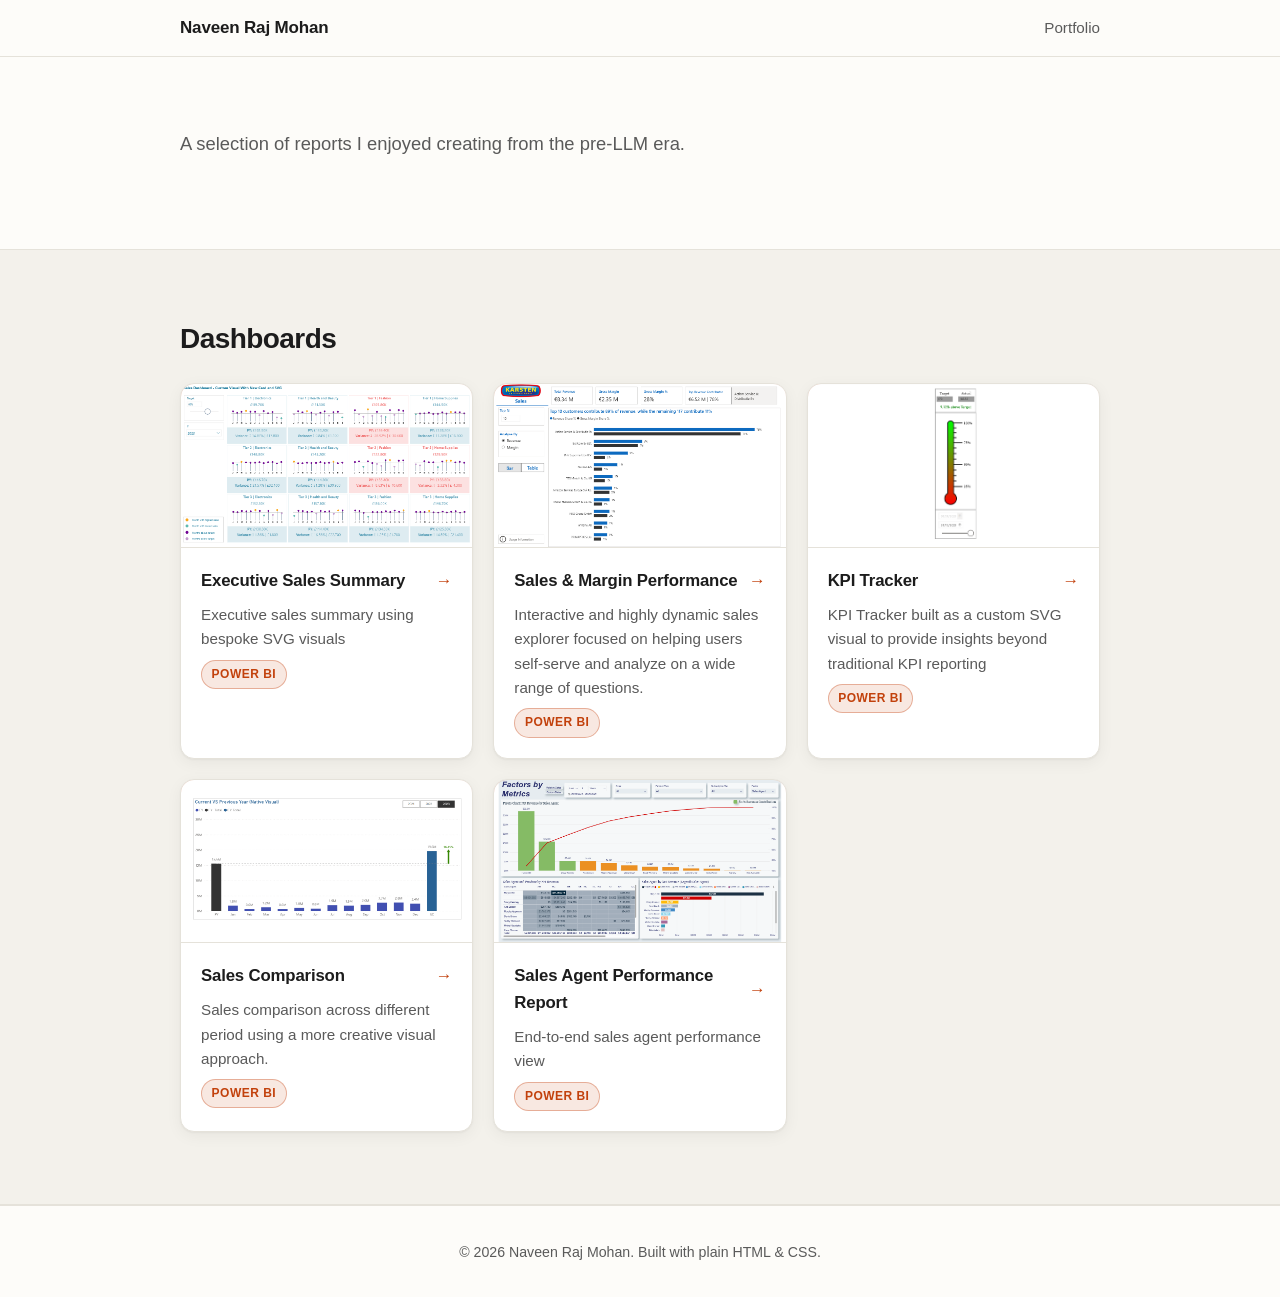
<file: index.html>
<!doctype html>
<html lang="en">
  <head>
    <meta charset="utf-8" />
    <meta name="viewport" content="width=device-width, initial-scale=1" />
    <meta http-equiv="refresh" content="0; url=portfolio.html" />
    <link rel="canonical" href="portfolio.html" />
    <title>Naveen Raj Mohan — Personal Site</title>
    <meta
      name="description"
      content="Bio, endorsements, and portfolio of Naveen Raj Mohan."
    />
    <link rel="stylesheet" href="styles.css" />
    <script>window.location.replace("portfolio.html");</script>
  </head>
  <body>
    <header class="site-header">
      <div class="container header-inner">
        <a href="#top" class="brand">Naveen Raj Mohan</a>
        <nav class="nav" aria-label="Primary">
          <a href="#about">About</a>
          <a href="#endorsements">Endorsements</a>
          <a href="portfolio.html">Portfolio</a>
          <a href="resume.html">Resume</a>
        </nav>
      </div>
    </header>

    <main id="top">
      <section id="about" class="section">
        <div class="container about-grid">
          <div class="avatar" aria-hidden="true">NR</div>
          <div>
            <h1 class="display">Hi, I'm <span class="accent">Naveen Raj Mohan</span>.</h1>
            <p class="lede">
              A short tagline goes here — what you do in one sentence, and the
              kind of problems you love solving.
            </p>
            <p>
              Replace this with 2–3 sentences of bio: your background, the
              domains you've worked in (data, analytics engineering, BI), and
              what you're focused on right now. Keep it conversational.
            </p>
            <p>
              Optional second paragraph: what you're exploring, open to, or
              curious about. A light personal note helps.
            </p>
            <ul class="link-row" aria-label="Contact links">
              <li><a href="https://www.linkedin.com/in/your-handle" rel="noopener">LinkedIn</a></li>
              <li><a href="https://github.com/datagandhi" rel="noopener">GitHub</a></li>
              <li><a href="mailto:you@example.com">Email</a></li>
            </ul>
          </div>
        </div>
      </section>

      <section id="endorsements" class="section section--muted">
        <div class="container">
          <h2>Endorsements</h2>
          <p class="section-sub">A few kind words from people I've worked with.</p>
        </div>
        <div
          class="marquee"
          aria-label="Endorsements carousel"
          role="region"
        >
          <div class="marquee-track">
            <figure class="quote-card">
              <blockquote>
                <p>
                  "Placeholder endorsement #1 — paste a real LinkedIn quote
                  here. Keep it 2–3 sentences so the card stays tidy."
                </p>
              </blockquote>
              <figcaption>
                <strong>Endorser One</strong>
                <span>Title, Company</span>
              </figcaption>
            </figure>

            <figure class="quote-card">
              <blockquote>
                <p>
                  "Placeholder endorsement #2 — this is where a second quote
                  lives. Punchy quotes read better than long ones."
                </p>
              </blockquote>
              <figcaption>
                <strong>Endorser Two</strong>
                <span>Title, Company</span>
              </figcaption>
            </figure>

            <figure class="quote-card">
              <blockquote>
                <p>
                  "Placeholder endorsement #3 — round out the set with one
                  more. Mix seniority and domains if you can."
                </p>
              </blockquote>
              <figcaption>
                <strong>Endorser Three</strong>
                <span>Title, Company</span>
              </figcaption>
            </figure>

            <figure class="quote-card">
              <blockquote>
                <p>
                  "Placeholder endorsement #4 — a fourth voice keeps the
                  scroll feeling rich without being repetitive."
                </p>
              </blockquote>
              <figcaption>
                <strong>Endorser Four</strong>
                <span>Title, Company</span>
              </figcaption>
            </figure>

            <figure class="quote-card">
              <blockquote>
                <p>
                  "Placeholder endorsement #5 — vary perspectives: peer,
                  manager, client, collaborator."
                </p>
              </blockquote>
              <figcaption>
                <strong>Endorser Five</strong>
                <span>Title, Company</span>
              </figcaption>
            </figure>

            <figure class="quote-card">
              <blockquote>
                <p>
                  "Placeholder endorsement #6 — last one in the loop before
                  it cycles back to the first."
                </p>
              </blockquote>
              <figcaption>
                <strong>Endorser Six</strong>
                <span>Title, Company</span>
              </figcaption>
            </figure>
          </div>
        </div>
      </section>

    </main>

    <footer class="site-footer">
      <div class="container">
        <small>&copy; <span id="year"></span> Naveen Raj Mohan. Built with plain HTML &amp; CSS.</small>
      </div>
    </footer>

    <script>
      document.getElementById("year").textContent = new Date().getFullYear();

      // Duplicate marquee cards once so the CSS translateX(-50%) loop is seamless.
      (function () {
        var track = document.querySelector(".marquee-track");
        if (!track) return;
        var clone = track.cloneNode(true);
        clone.setAttribute("aria-hidden", "true");
        track.parentNode.appendChild(clone);
        track.parentNode.classList.add("marquee--ready");
      })();
    </script>
  </body>
</html>
</file>
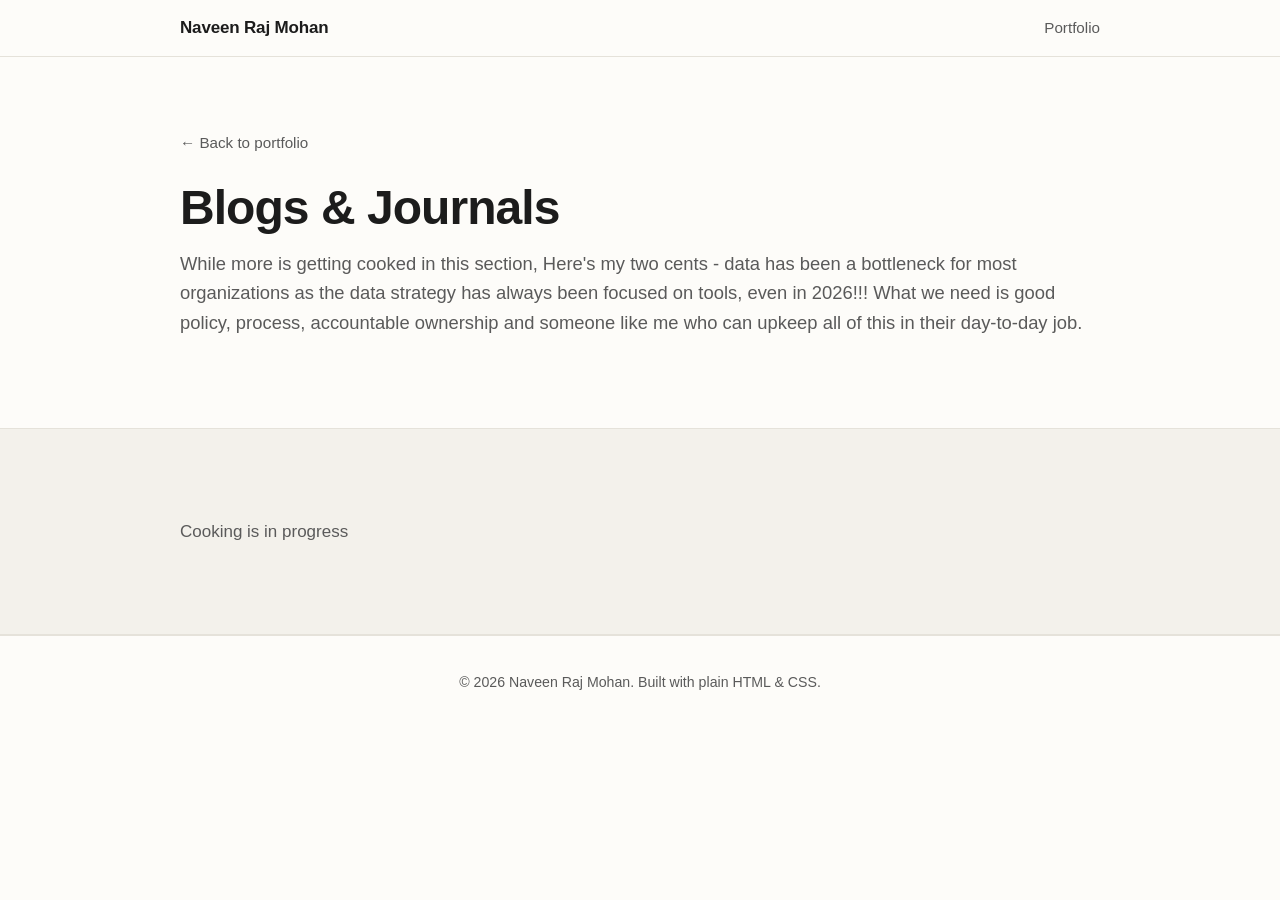
<file: blog.html>
<!doctype html>
<html lang="en">
  <head>
    <meta charset="utf-8" />
    <meta name="viewport" content="width=device-width, initial-scale=1" />
    <title>Blogs &amp; Journals — Naveen Raj Mohan</title>
    <meta
      name="description"
      content="Thoughts on data and life — blogs and journals by Naveen Raj Mohan."
    />
    <link rel="stylesheet" href="styles.css" />
  </head>
  <body>
    <header class="site-header">
      <div class="container header-inner">
        <a href="portfolio.html" class="brand">Naveen Raj Mohan</a>
        <nav class="nav" aria-label="Primary">
          <a href="portfolio.html">Portfolio</a>
        </nav>
      </div>
    </header>

    <main>
      <section class="section">
        <div class="container">
          <a class="back-link" href="portfolio.html">&larr; Back to portfolio</a>
          <h1 class="display">Blogs &amp; Journals</h1>
          <p class="lede">While more is getting cooked in this section, Here's my two cents - data has been a bottleneck for most organizations as the data strategy has always been focused on tools, even in 2026!!! What we need is good policy, process, accountable ownership and someone like me who can upkeep all of this in their day-to-day job.</p>
        </div>
      </section>

      <section class="section section--muted">
        <div class="container">
          <!-- TODO: add blog/journal entries below. Each entry can follow the
               .project pattern used on dbt-estate.html, or a simpler list. -->
          <p class="muted">Cooking is in progress</p>
        </div>
      </section>
    </main>

    <footer class="site-footer">
      <div class="container">
        <small>&copy; <span id="year"></span> Naveen Raj Mohan. Built with plain HTML &amp; CSS.</small>
      </div>
    </footer>

    <script>
      document.getElementById("year").textContent = new Date().getFullYear();
    </script>
  </body>
</html>
</file>
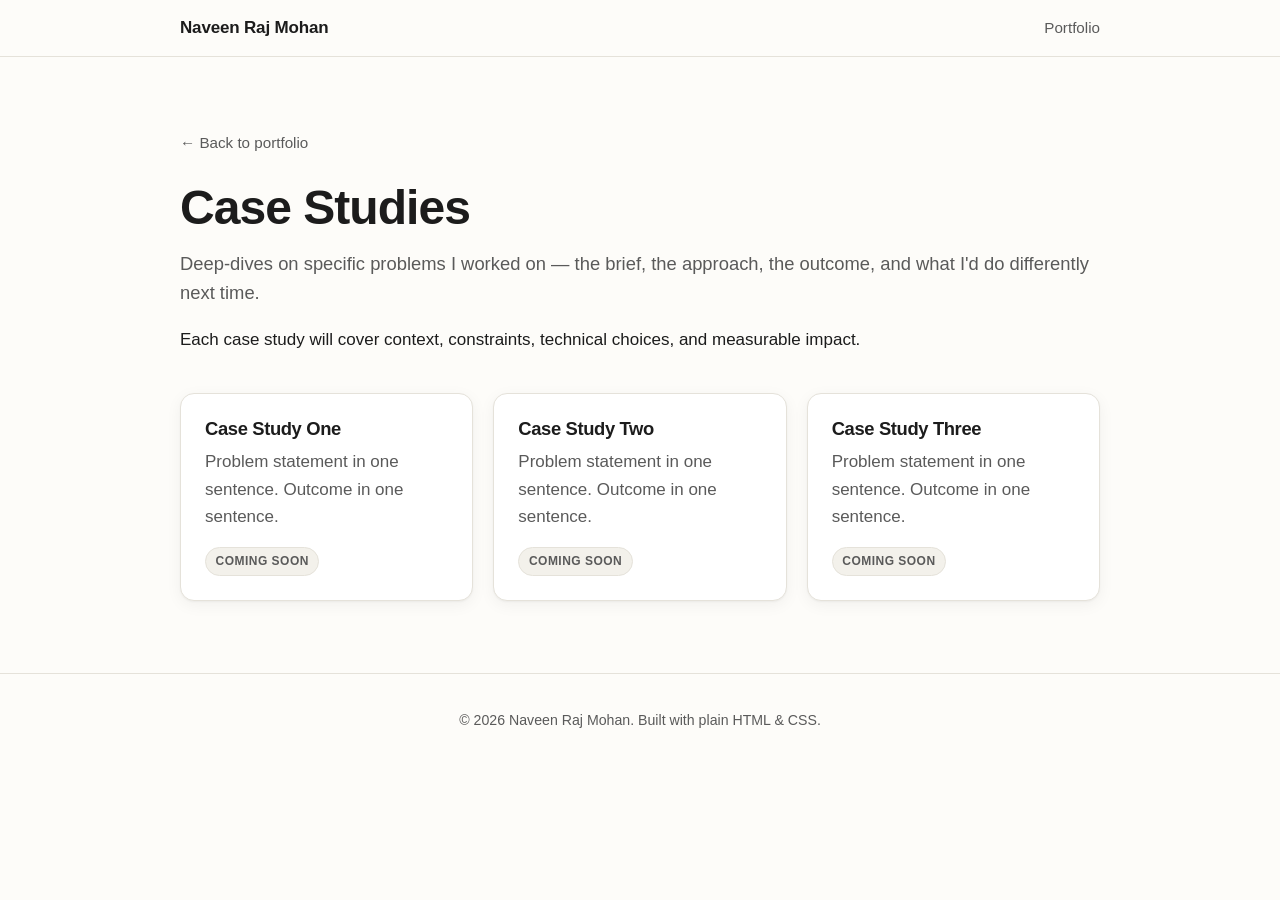
<file: case-studies.html>
<!doctype html>
<html lang="en">
  <head>
    <meta charset="utf-8" />
    <meta name="viewport" content="width=device-width, initial-scale=1" />
    <title>Case Studies — Naveen Raj Mohan</title>
    <meta
      name="description"
      content="Deep-dives on data problems Naveen Raj Mohan has worked on."
    />
    <link rel="stylesheet" href="styles.css" />
  </head>
  <body>
    <header class="site-header">
      <div class="container header-inner">
        <a href="portfolio.html" class="brand">Naveen Raj Mohan</a>
        <nav class="nav" aria-label="Primary">
          <a href="portfolio.html">Portfolio</a>
        </nav>
      </div>
    </header>

    <main>
      <section class="section">
        <div class="container">
          <a class="back-link" href="portfolio.html">&larr; Back to portfolio</a>
          <h1 class="display">Case Studies</h1>
          <p class="lede">
            Deep-dives on specific problems I worked on — the brief, the
            approach, the outcome, and what I'd do differently next time.
          </p>
          <p>
            Each case study will cover context, constraints, technical
            choices, and measurable impact.
          </p>

          <div class="card-grid" style="margin-top: 2.5rem">
            <article class="work-card">
              <h3>Case Study One</h3>
              <p>Problem statement in one sentence. Outcome in one sentence.</p>
              <span class="pill">Coming soon</span>
            </article>
            <article class="work-card">
              <h3>Case Study Two</h3>
              <p>Problem statement in one sentence. Outcome in one sentence.</p>
              <span class="pill">Coming soon</span>
            </article>
            <article class="work-card">
              <h3>Case Study Three</h3>
              <p>Problem statement in one sentence. Outcome in one sentence.</p>
              <span class="pill">Coming soon</span>
            </article>
          </div>
        </div>
      </section>
    </main>

    <footer class="site-footer">
      <div class="container">
        <small>&copy; <span id="year"></span> Naveen Raj Mohan. Built with plain HTML &amp; CSS.</small>
      </div>
    </footer>

    <script>
      document.getElementById("year").textContent = new Date().getFullYear();
    </script>
  </body>
</html>
</file>
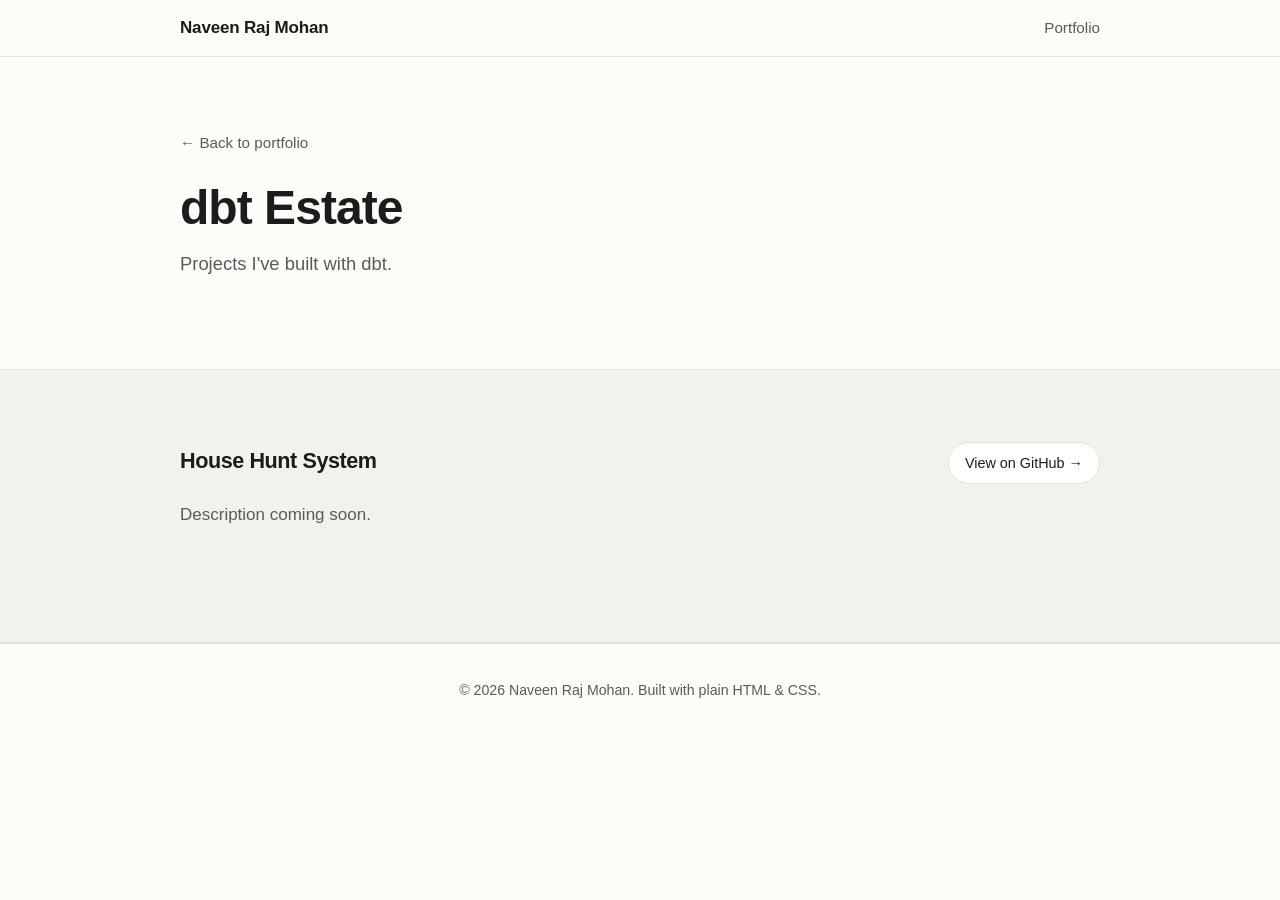
<file: dbt-estate.html>
<!doctype html>
<html lang="en">
  <head>
    <meta charset="utf-8" />
    <meta name="viewport" content="width=device-width, initial-scale=1" />
    <title>dbt Estate — Naveen Raj Mohan</title>
    <meta
      name="description"
      content="A tour of the dbt projects and modelling patterns by Naveen Raj Mohan."
    />
    <link rel="stylesheet" href="styles.css" />
  </head>
  <body>
    <header class="site-header">
      <div class="container header-inner">
        <a href="portfolio.html" class="brand">Naveen Raj Mohan</a>
        <nav class="nav" aria-label="Primary">
          <a href="portfolio.html">Portfolio</a>
        </nav>
      </div>
    </header>

    <main>
      <section class="section">
        <div class="container">
          <a class="back-link" href="portfolio.html">&larr; Back to portfolio</a>
          <h1 class="display">dbt Estate</h1>
          <p class="lede">Projects I've built with dbt.</p>
        </div>
      </section>

      <section class="section section--muted">
        <div class="container">
          <article class="project">
            <header class="project-head">
              <h2>House Hunt System</h2>
              <a
                class="btn-ghost"
                href="https://github.com/Datagandhi/house-hunting-system"
                rel="noopener"
                target="_blank"
              >View on GitHub &rarr;</a>
            </header>

            <!-- TODO: replace the paragraph below with your own project description. -->
            <p class="muted">Description coming soon.</p>
          </article>
        </div>
      </section>
    </main>

    <footer class="site-footer">
      <div class="container">
        <small>&copy; <span id="year"></span> Naveen Raj Mohan. Built with plain HTML &amp; CSS.</small>
      </div>
    </footer>

    <script>
      document.getElementById("year").textContent = new Date().getFullYear();
    </script>
  </body>
</html>
</file>
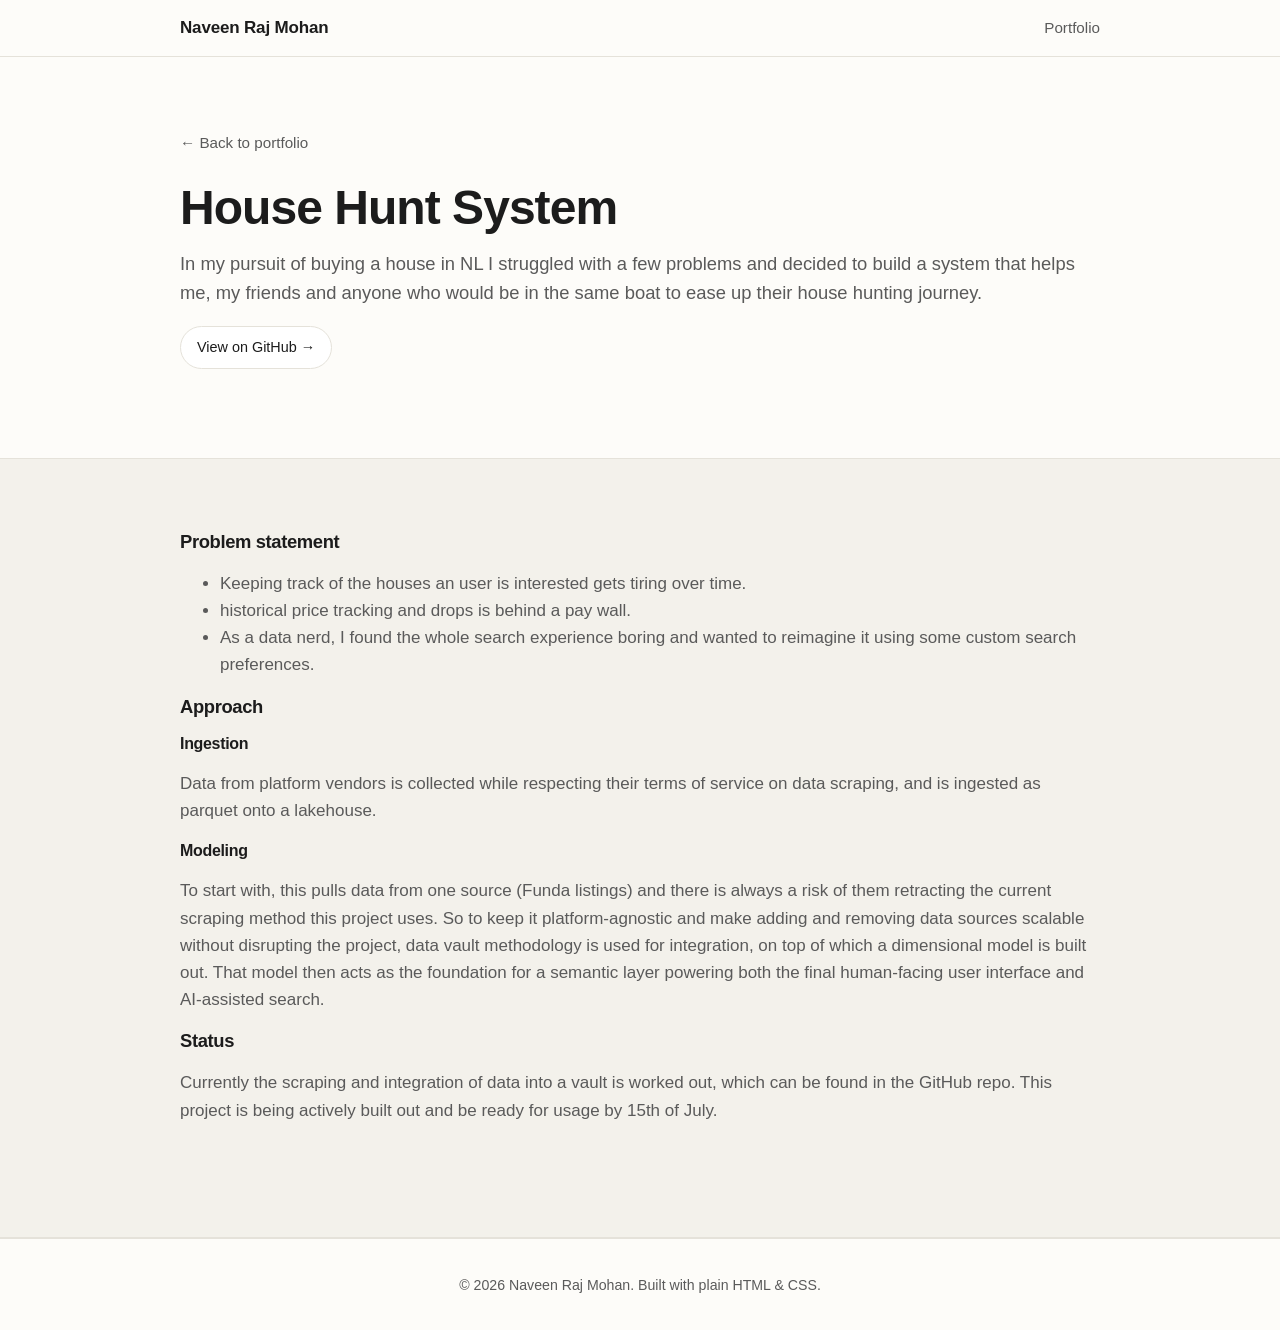
<file: house-hunt-system.html>
<!doctype html>
<html lang="en">
  <head>
    <meta charset="utf-8" />
    <meta name="viewport" content="width=device-width, initial-scale=1" />
    <title>House Hunt System — Naveen Raj Mohan</title>
    <meta
      name="description"
      content="An end-to-end dbt and BigQuery pipeline that scores and ranks property listings to streamline house hunting."
    />
    <link rel="stylesheet" href="styles.css" />
  </head>
  <body>
    <header class="site-header">
      <div class="container header-inner">
        <a href="portfolio.html" class="brand">Naveen Raj Mohan</a>
        <nav class="nav" aria-label="Primary">
          <a href="portfolio.html">Portfolio</a>
        </nav>
      </div>
    </header>

    <main>
      <section class="section">
        <div class="container">
          <a class="back-link" href="portfolio.html">&larr; Back to portfolio</a>
          <h1 class="display">House Hunt System</h1>
          <p class="lede">
            In my pursuit of buying a house in NL I struggled with a few problems and decided to build a system that helps me, my friends and anyone who would be in the same boat to ease up their house hunting journey.
          </p>
          <p>
            <a
              class="btn-ghost"
              href="https://github.com/Datagandhi/house-hunting-system"
              rel="noopener"
              target="_blank"
            >View on GitHub &rarr;</a>
          </p>
        </div>
      </section>

      <section class="section section--muted">
        <div class="container">
          <article class="project">
            <h3>Problem statement</h3>
            <ul class="muted">
              <li>Keeping track of the houses an user is interested gets tiring over time.</li>
              <li>historical price tracking and drops is behind a pay wall.</li>
              <li>As a data nerd, I found the whole search experience boring and wanted to reimagine it using some custom search preferences.</li>
            </ul>

            <h3>Approach</h3>

            <h4>Ingestion</h4>
            <p class="muted">Data from platform vendors is collected while respecting their terms of service on data scraping, and is ingested as parquet onto a lakehouse.</p>

            <h4>Modeling</h4>
            <p class="muted">To start with, this pulls data from one source (Funda listings) and there is always a risk of them retracting the current scraping method this project uses. So to keep it platform-agnostic and make adding and removing data sources scalable without disrupting the project, data vault methodology is used for integration, on top of which a dimensional model is built out. That model then acts as the foundation for a semantic layer powering both the final human-facing user interface and AI-assisted search.</p>

            <h3>Status</h3>
            <p class="muted">Currently the scraping and integration of data into a vault is worked out, which can be found in the GitHub repo. This project is being actively built out and be ready for usage by 15th of July.</p>

          </article>
        </div>
      </section>
    </main>

    <footer class="site-footer">
      <div class="container">
        <small>&copy; <span id="year"></span> Naveen Raj Mohan. Built with plain HTML &amp; CSS.</small>
      </div>
    </footer>

    <script>
      document.getElementById("year").textContent = new Date().getFullYear();
    </script>
  </body>
</html>
</file>
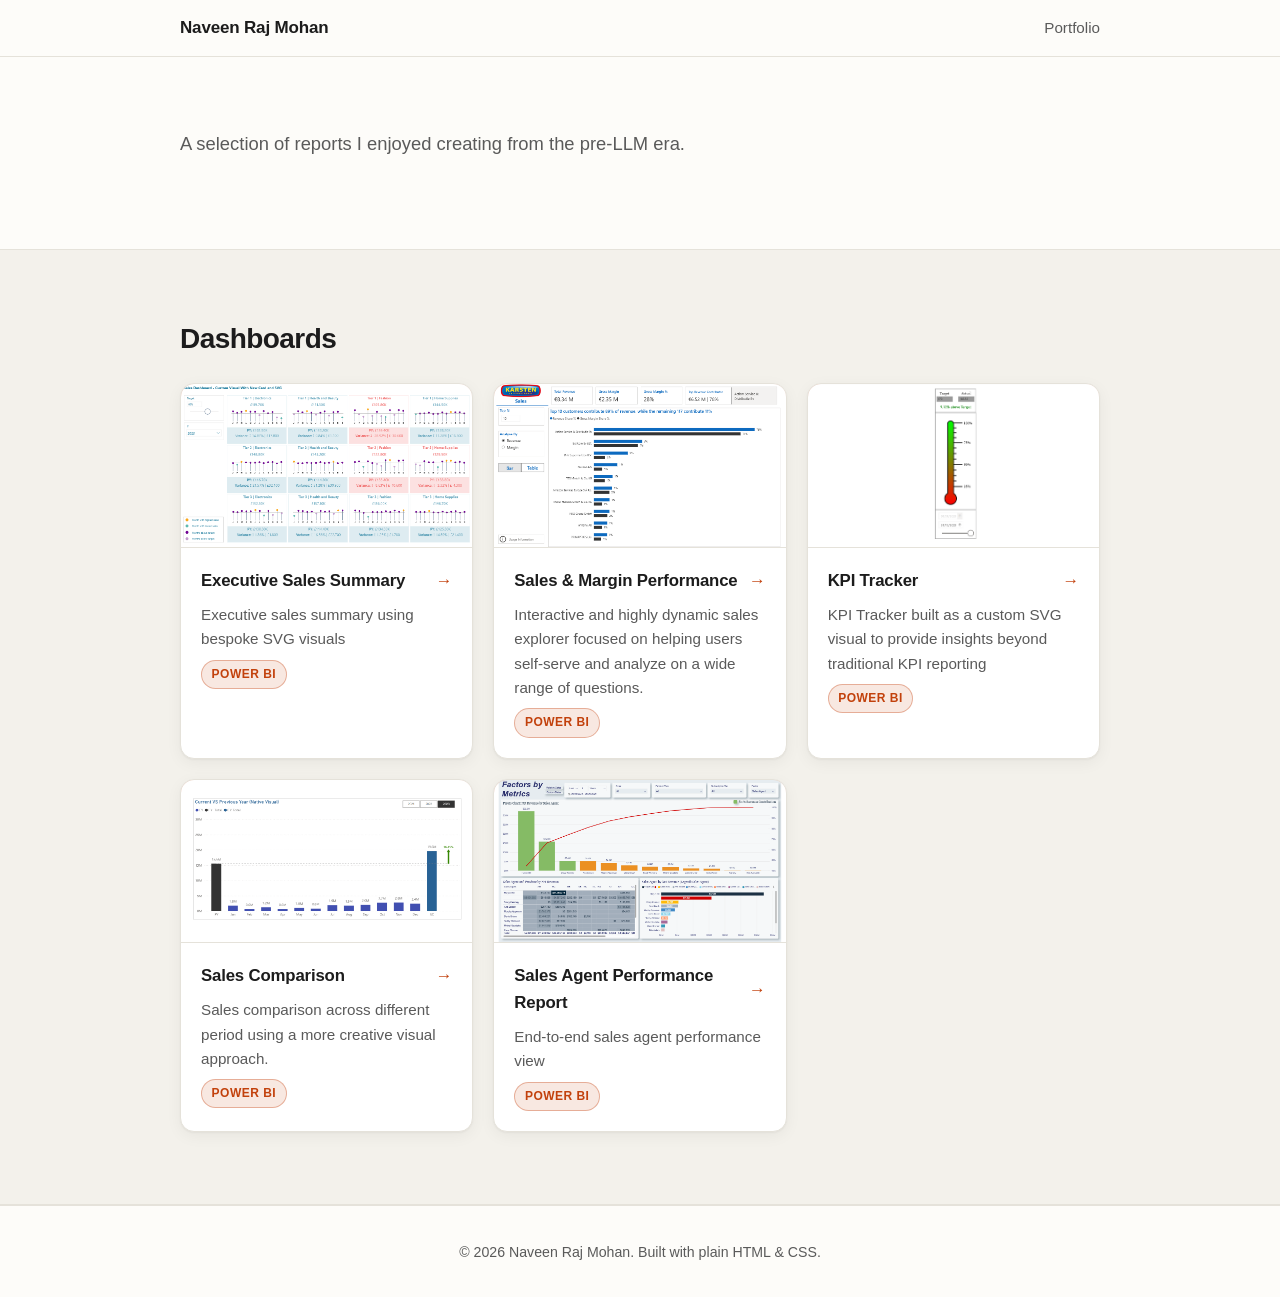
<file: portfolio.html>
<!doctype html>
<html lang="en">
  <head>
    <meta charset="utf-8" />
    <meta name="viewport" content="width=device-width, initial-scale=1" />
    <title>Portfolio — Naveen Raj Mohan</title>
    <meta
      name="description"
      content="Power BI reports and selected analytics work by Naveen Raj Mohan."
    />
    <link rel="stylesheet" href="styles.css" />
  </head>
  <body>
    <header class="site-header">
      <div class="container header-inner">
        <a href="portfolio.html" class="brand">Naveen Raj Mohan</a>
        <nav class="nav" aria-label="Primary">
          <a href="portfolio.html">Portfolio</a>
        </nav>
      </div>
    </header>

    <main>
      <section class="section">
        <div class="container">
          <p class="lede">
            A selection of reports I enjoyed creating from the pre-LLM era.
          </p>
        </div>
      </section>

      <section class="section section--muted">
        <div class="container">
          <h2>Dashboards</h2>
          <p class="section-sub">
          </p>

          <!-- Embed URLs are Power BI "Publish to web" share links. -->
          <div class="pbi-grid">
            <div
              class="pbi-card"
              role="button"
              tabindex="0"
              data-embed-url="https://app.powerbi.com/view?r=eyJrIjoiNjg1NmI2NjItMDFmMS00NmQ0LTg4NWUtOWU5MmU0NmQxMzMwIiwidCI6ImRmODY3OWNkLWE4MGUtNDVkOC05OWFjLWM4M2VkN2ZmOTVhMCJ9"
              data-title="Executive Sales Summary"
              aria-label="Open Executive Sales Summary report in an overlay"
            >
              <span class="thumb">
                <img
                  class="thumb-image"
                  src="assets/sales-executive.png"
                  alt="Preview of Executive Sales Summary report"
                  loading="lazy"
                />
              </span>
              <span class="pbi-body">
                <span class="pbi-title">Executive Sales Summary<span class="arrow" aria-hidden="true">&rarr;</span></span>
                <span class="pbi-desc">Executive sales summary using bespoke SVG visuals</span>
                <span class="pill pill--accent">Power BI</span>
              </span>
            </div>

            <div
              class="pbi-card"
              role="button"
              tabindex="0"
              data-embed-url="https://app.powerbi.com/view?r=eyJrIjoiM2FjYTYwYzctOWRhYS00NjM1LTkwYjktOTkwMmJhNWNlMTllIiwidCI6ImRmODY3OWNkLWE4MGUtNDVkOC05OWFjLWM4M2VkN2ZmOTVhMCJ9"
              data-title="Sales & Margin Performance"
              aria-label="Open Sales & Margin Performance in an overlay"
            >
              <span class="thumb">
                <img
                  class="thumb-image"
                  src="assets/sales-&-margin-performance.png"
                  alt="Preview of Sales & Margin Performance report"
                  loading="lazy"
                />
              </span>
              <span class="pbi-body">
                <span class="pbi-title">Sales & Margin Performance <span class="arrow" aria-hidden="true">&rarr;</span></span>
                <span class="pbi-desc">Interactive and highly dynamic sales explorer focused on helping users self-serve and analyze on a wide range of questions.</span>
                <span class="pill pill--accent">Power BI</span>
              </span>
            </div>

            <div
              class="pbi-card"
              role="button"
              tabindex="0"
              data-embed-url="https://app.powerbi.com/view?r=eyJrIjoiYzM2ZGNiNmEtMWEzZS00Yzc1LTgyY2YtZGZjMDUzODRlNjBmIiwidCI6ImRmODY3OWNkLWE4MGUtNDVkOC05OWFjLWM4M2VkN2ZmOTVhMCJ9"
              data-title="KPI Tracker"
              aria-label="Open KPI Tracker report in an overlay"
            >
              <span class="thumb">
                <img
                  class="thumb-image"
                  src="assets/kpi-tracker.png"
                  alt="Preview of KPI Tracker report"
                  loading="lazy"
                />
              </span>
              <span class="pbi-body">
                <span class="pbi-title">KPI Tracker<span class="arrow" aria-hidden="true">&rarr;</span></span>
                <span class="pbi-desc">KPI Tracker built as a custom SVG visual to provide insights beyond traditional KPI reporting</span>
                <span class="pill pill--accent">Power BI</span>
              </span>
            </div>

            <div
              class="pbi-card"
              role="button"
              tabindex="0"
              data-embed-url="https://app.powerbi.com/view?r=eyJrIjoiMmE3ZGRhMGQtN2Y1Ni00MTcxLWE3NmEtM2U1MjQzYzFjYzgxIiwidCI6ImRmODY3OWNkLWE4MGUtNDVkOC05OWFjLWM4M2VkN2ZmOTVhMCJ9"
              data-title="Sales Comparison"
              aria-label="Open Sales Comparison in an overlay"
            >
              <span class="thumb">
                <img
                  class="thumb-image"
                  src="assets/sales-comparison.png"
                  alt="Preview of Sales Comparison report"
                  loading="lazy"
                />
              </span>
              <span class="pbi-body">
                <span class="pbi-title">Sales Comparison <span class="arrow" aria-hidden="true">&rarr;</span></span>
                <span class="pbi-desc">Sales comparison across different period using a more creative visual approach.</span>
                <span class="pill pill--accent">Power BI</span>
              </span>
            </div>

            <div
              class="pbi-card"
              role="button"
              tabindex="0"
              data-embed-url="https://app.powerbi.com/view?r=eyJrIjoiMmZlNGJlMDgtYjU0NS00Mjc1LTk4YzQtOWFhNWNkNTJiM2MzIiwidCI6ImRmODY3OWNkLWE4MGUtNDVkOC05OWFjLWM4M2VkN2ZmOTVhMCJ9"
              data-title="Sales Agent Performance Report"
              aria-label="Open Sales Agent Performance Report in an overlay"
            >
              <span class="thumb">
                <img
                  class="thumb-image"
                  src="assets/sales-agent-performance.png"
                  alt="Preview of Sales Agent Performance Report"
                  loading="lazy"
                />
              </span>
              <span class="pbi-body">
                <span class="pbi-title">Sales Agent Performance Report<span class="arrow" aria-hidden="true">&rarr;</span></span>
                <span class="pbi-desc">End-to-end sales agent performance view</span>
                <span class="pill pill--accent">Power BI</span>
              </span>
            </div>
          </div>
        </div>
      </section>

      <!-- Hidden Data Projects section. Delete this wrapper comment (both the opening and the closing lines) to re-enable. -->
      <!--
      <section class="section">
        <div class="container">
          <h2>Data Projects</h2>
          <p class="section-sub">
          </p>

          <div class="pbi-grid">
            <a
              class="pbi-card pbi-card--link"
              href="house-hunt-system.html"
              aria-label="Open the House Hunt System project page"
            >
              <span class="thumb">
                <img
                  class="thumb-image"
                  src="assets/house-hunting-system.png"
                  alt="Preview of the House Hunt System project"
                  loading="lazy"
                />
              </span>
              <span class="pbi-body">
                <span class="pbi-title">House Hunt System<span class="arrow" aria-hidden="true">&rarr;</span></span>
                <span class="pbi-desc">A system that scores, ranks, and tracks historic price movements of property listings for buying in NL to help users to ease their house hunt without additional subscription costs for platforms and advanced features like AI assisted search and alerting.</span>
                <span class="pill-row">
                  <span class="pill pill--accent">dbt</span>
                  <span class="pill pill--accent">BigQuery</span>
                </span>
              </span>
            </a>
          </div>
        </div>
      </section>
      -->
    </main>

    <div
      class="pbi-modal"
      id="pbi-modal"
      role="dialog"
      aria-modal="true"
      aria-labelledby="pbi-modal-title"
      aria-hidden="true"
    >
      <div class="modal-backdrop" data-close="true"></div>
      <div class="modal-dialog" role="document">
        <header class="modal-head">
          <h2 id="pbi-modal-title">Report</h2>
          <button
            type="button"
            class="modal-close"
            aria-label="Close report"
            data-close="true"
          >
            &times;
          </button>
        </header>
        <iframe
          id="pbi-modal-frame"
          title="Power BI report"
          allowfullscreen
          referrerpolicy="strict-origin-when-cross-origin"
        ></iframe>
      </div>
    </div>

    <footer class="site-footer">
      <div class="container">
        <small>&copy; <span id="year"></span> Naveen Raj Mohan. Built with plain HTML &amp; CSS.</small>
      </div>
    </footer>

    <script>
      document.getElementById("year").textContent = new Date().getFullYear();

      (function () {
        var modal = document.getElementById("pbi-modal");
        var frame = document.getElementById("pbi-modal-frame");
        var titleEl = document.getElementById("pbi-modal-title");
        var lastTrigger = null;

        function open(card) {
          var url = card.getAttribute("data-embed-url");
          var title = card.getAttribute("data-title") || "Report";
          lastTrigger = card;
          titleEl.textContent = title;
          frame.setAttribute("title", title);
          frame.src = url;
          modal.classList.add("open");
          modal.setAttribute("aria-hidden", "false");
          document.body.classList.add("no-scroll");
          var closeBtn = modal.querySelector(".modal-close");
          if (closeBtn) closeBtn.focus();
        }

        function close() {
          modal.classList.remove("open");
          modal.setAttribute("aria-hidden", "true");
          frame.src = "";
          document.body.classList.remove("no-scroll");
          if (lastTrigger) {
            lastTrigger.focus();
            lastTrigger = null;
          }
        }

        document.querySelectorAll(".pbi-card[data-embed-url]").forEach(function (card) {
          card.addEventListener("click", function () { open(card); });
          card.addEventListener("keydown", function (e) {
            if (e.key === "Enter" || e.key === " ") {
              e.preventDefault();
              open(card);
            }
          });
        });

        modal.addEventListener("click", function (e) {
          if (e.target.getAttribute && e.target.getAttribute("data-close") === "true") {
            close();
          }
        });

        document.addEventListener("keydown", function (e) {
          if (e.key === "Escape" && modal.classList.contains("open")) close();
        });
      })();
    </script>
  </body>
</html>
</file>
<file: styles.css>
:root {
  --bg: #fdfcf9;
  --bg-muted: #f3f1eb;
  --text: #1c1c1c;
  --text-soft: #5a5a5a;
  --accent: #c2410c;
  --border: #e5e2da;
  --card: #ffffff;
  --radius: 14px;
  --shadow: 0 1px 2px rgba(20, 20, 20, 0.04), 0 4px 16px rgba(20, 20, 20, 0.05);
  --maxw: 960px;
  --space: 1.25rem;
}

@media (prefers-color-scheme: dark) {
  :root {
    --bg: #141414;
    --bg-muted: #1c1c1c;
    --text: #eceae4;
    --text-soft: #a6a6a6;
    --accent: #fb923c;
    --border: #2a2a2a;
    --card: #1a1a1a;
    --shadow: 0 1px 2px rgba(0, 0, 0, 0.3), 0 4px 16px rgba(0, 0, 0, 0.35);
  }
}

* {
  box-sizing: border-box;
}

html {
  scroll-behavior: smooth;
}

body {
  margin: 0;
  font-family:
    -apple-system, BlinkMacSystemFont, "Segoe UI", Roboto, Oxygen, Ubuntu,
    Cantarell, "Helvetica Neue", sans-serif;
  font-size: 17px;
  line-height: 1.6;
  color: var(--text);
  background: var(--bg);
  -webkit-font-smoothing: antialiased;
}

.container {
  max-width: var(--maxw);
  margin: 0 auto;
  padding: 0 var(--space);
}

/* Header */
.site-header {
  position: sticky;
  top: 0;
  z-index: 10;
  background: color-mix(in srgb, var(--bg) 85%, transparent);
  backdrop-filter: saturate(140%) blur(8px);
  border-bottom: 1px solid var(--border);
}

.header-inner {
  display: flex;
  align-items: center;
  justify-content: space-between;
  padding-top: 0.9rem;
  padding-bottom: 0.9rem;
}

.brand {
  font-weight: 600;
  color: var(--text);
  text-decoration: none;
  letter-spacing: -0.01em;
}

.nav a {
  color: var(--text-soft);
  text-decoration: none;
  margin-left: 1.25rem;
  font-size: 0.95rem;
}

.nav a:hover {
  color: var(--accent);
}

/* Sections */
.section {
  padding: 4.5rem 0;
}

.section--muted {
  background: var(--bg-muted);
  border-top: 1px solid var(--border);
  border-bottom: 1px solid var(--border);
}

h1,
h2,
h3,
h4 {
  letter-spacing: -0.02em;
  line-height: 1.2;
  margin: 0 0 0.75rem;
}

.display {
  font-size: clamp(2rem, 4vw + 1rem, 3rem);
  font-weight: 700;
}

h2 {
  font-size: 1.75rem;
  font-weight: 650;
}

h3 {
  font-size: 1.15rem;
}

h4 {
  font-size: 1rem;
  margin-top: 1rem;
}

.accent {
  color: var(--accent);
}

.lede {
  font-size: 1.15rem;
  color: var(--text-soft);
  margin-top: 0;
}

.section-sub {
  color: var(--text-soft);
  margin-top: -0.25rem;
  margin-bottom: 2rem;
}

/* About */
.about-grid {
  display: grid;
  grid-template-columns: 140px 1fr;
  gap: 2rem;
  align-items: start;
}

.avatar {
  width: 140px;
  height: 140px;
  border-radius: 50%;
  background: linear-gradient(135deg, var(--accent), #f59e0b);
  color: #fff;
  display: grid;
  place-items: center;
  font-size: 2.5rem;
  font-weight: 700;
  letter-spacing: -0.02em;
  box-shadow: var(--shadow);
}

.link-row {
  list-style: none;
  display: flex;
  flex-wrap: wrap;
  gap: 0.75rem 1.25rem;
  padding: 0;
  margin: 1.5rem 0 0;
}

.link-row a {
  color: var(--accent);
  text-decoration: none;
  font-weight: 500;
}

.link-row a:hover {
  text-decoration: underline;
}

/* Cards */
.card-grid {
  display: grid;
  grid-template-columns: repeat(auto-fit, minmax(240px, 1fr));
  gap: 1.25rem;
}

.quote-card,
.work-card {
  background: var(--card);
  border: 1px solid var(--border);
  border-radius: var(--radius);
  padding: 1.5rem;
  box-shadow: var(--shadow);
  margin: 0;
}

/* Marquee (auto-scrolling endorsements) */
.marquee {
  position: relative;
  overflow: hidden;
  padding: 1rem 0;
  /* Fade in/out at the edges for a polished look */
  -webkit-mask-image: linear-gradient(
    to right,
    transparent,
    #000 8%,
    #000 92%,
    transparent
  );
  mask-image: linear-gradient(
    to right,
    transparent,
    #000 8%,
    #000 92%,
    transparent
  );
}

.marquee-track {
  display: flex;
  gap: 1.25rem;
  width: max-content;
  /* Only animate once the JS clone has run, to avoid flashing a single set */
}

.marquee.marquee--ready .marquee-track {
  animation: marquee-scroll 45s linear infinite;
}

.marquee-track .quote-card {
  flex: 0 0 320px;
  max-width: 320px;
  min-height: 100%;
}

.marquee:hover .marquee-track,
.marquee:focus-within .marquee-track {
  animation-play-state: paused;
}

@keyframes marquee-scroll {
  from {
    transform: translateX(0);
  }
  to {
    transform: translateX(-50%);
  }
}

@media (prefers-reduced-motion: reduce) {
  .marquee {
    overflow-x: auto;
    -webkit-mask-image: none;
    mask-image: none;
  }
  .marquee.marquee--ready .marquee-track {
    animation: none;
  }
}

.quote-card blockquote {
  margin: 0 0 1rem;
  color: var(--text);
  font-size: 1rem;
}

.quote-card blockquote p {
  margin: 0;
}

.quote-card figcaption {
  display: flex;
  flex-direction: column;
  color: var(--text-soft);
  font-size: 0.9rem;
}

.quote-card figcaption strong {
  color: var(--text);
}

.work-card h3 {
  margin-bottom: 0.5rem;
}

.work-card p {
  color: var(--text-soft);
  margin: 0 0 1rem;
}

/* Clickable work-card variant (used on the homepage portfolio grid) */
.work-card--link {
  display: block;
  text-decoration: none;
  color: inherit;
  transition: transform 0.15s ease, box-shadow 0.15s ease, border-color 0.15s ease;
}

.work-card--link:hover,
.work-card--link:focus-visible {
  transform: translateY(-2px);
  border-color: var(--accent);
  box-shadow: 0 2px 4px rgba(20, 20, 20, 0.06), 0 10px 24px rgba(20, 20, 20, 0.08);
  outline: none;
}

.work-card--link h3 {
  display: flex;
  align-items: center;
  justify-content: space-between;
  gap: 0.5rem;
}

.work-card--link .arrow {
  color: var(--accent);
  font-weight: 500;
  transition: transform 0.15s ease;
}

.work-card--link:hover .arrow,
.work-card--link:focus-visible .arrow {
  transform: translateX(3px);
}

/* Back link used on sub-pages */
.back-link {
  display: inline-block;
  margin-bottom: 1.5rem;
  color: var(--text-soft);
  text-decoration: none;
  font-size: 0.95rem;
}

.back-link:hover {
  color: var(--accent);
}

.pill {
  display: inline-block;
  font-size: 0.75rem;
  font-weight: 600;
  text-transform: uppercase;
  letter-spacing: 0.04em;
  padding: 0.25rem 0.6rem;
  border-radius: 999px;
  background: var(--bg-muted);
  color: var(--text-soft);
  border: 1px solid var(--border);
}

/* Portfolio — Power BI grid */
.pbi-grid {
  display: grid;
  grid-template-columns: repeat(auto-fill, minmax(280px, 1fr));
  gap: 1.25rem;
}

.pbi-card {
  display: flex;
  flex-direction: column;
  text-align: left;
  font: inherit;
  color: inherit;
  background: var(--card);
  border: 1px solid var(--border);
  border-radius: var(--radius);
  padding: 0;
  overflow: hidden;
  cursor: pointer;
  box-shadow: var(--shadow);
  transition: transform 0.15s ease, box-shadow 0.15s ease, border-color 0.15s ease;
}

.pbi-card:hover,
.pbi-card:focus-visible {
  transform: translateY(-2px);
  border-color: var(--accent);
  box-shadow: 0 2px 4px rgba(20, 20, 20, 0.06), 0 10px 24px rgba(20, 20, 20, 0.08);
  outline: none;
}

.pbi-card--link {
  text-decoration: none;
}

.pbi-card .thumb {
  display: block;
  position: relative;
  width: 100%;
  aspect-ratio: 16 / 9;
  overflow: hidden;
  background:
    linear-gradient(135deg,
      color-mix(in srgb, var(--accent) 35%, transparent),
      color-mix(in srgb, var(--accent) 10%, transparent));
  border-bottom: 1px solid var(--border);
}

.pbi-card .thumb-image {
  position: absolute;
  inset: 0;
  width: 100%;
  height: 100%;
  object-fit: cover;
  display: block;
}

.pbi-body {
  display: flex;
  flex-direction: column;
  gap: 0.5rem;
  padding: 1.25rem;
}

.pbi-title {
  display: flex;
  align-items: center;
  justify-content: space-between;
  gap: 0.5rem;
  font-size: 1.05rem;
  font-weight: 650;
  letter-spacing: -0.01em;
}

.pbi-title .arrow {
  color: var(--accent);
  font-weight: 500;
  transition: transform 0.15s ease;
}

.pbi-card:hover .pbi-title .arrow,
.pbi-card:focus-visible .pbi-title .arrow {
  transform: translateX(3px);
}

.pbi-desc {
  color: var(--text-soft);
  font-size: 0.95rem;
}

.pill-row {
  display: flex;
  flex-wrap: wrap;
  gap: 0.4rem;
}

.pill--accent {
  align-self: flex-start;
  background: color-mix(in srgb, var(--accent) 12%, transparent);
  color: var(--accent);
  border-color: color-mix(in srgb, var(--accent) 35%, transparent);
}

/* Modal */
body.no-scroll {
  overflow: hidden;
}

.pbi-modal {
  display: none;
  position: fixed;
  inset: 0;
  z-index: 100;
  align-items: center;
  justify-content: center;
  padding: 2rem;
}

.pbi-modal.open {
  display: flex;
}

.modal-backdrop {
  position: absolute;
  inset: 0;
  background: rgba(0, 0, 0, 0.7);
  backdrop-filter: blur(4px);
  -webkit-backdrop-filter: blur(4px);
}

.modal-dialog {
  position: relative;
  display: flex;
  flex-direction: column;
  width: min(1200px, 95vw);
  height: min(800px, 90vh);
  background: var(--card);
  border: 1px solid var(--border);
  border-radius: var(--radius);
  box-shadow: 0 20px 60px rgba(0, 0, 0, 0.4);
  overflow: hidden;
}

.modal-head {
  display: flex;
  align-items: center;
  justify-content: space-between;
  gap: 1rem;
  padding: 0.85rem 1.25rem;
  border-bottom: 1px solid var(--border);
}

.modal-head h2 {
  margin: 0;
  font-size: 1.05rem;
  font-weight: 650;
}

.modal-close {
  appearance: none;
  background: transparent;
  border: 1px solid var(--border);
  color: var(--text);
  width: 2rem;
  height: 2rem;
  border-radius: 999px;
  font-size: 1.25rem;
  line-height: 1;
  cursor: pointer;
  transition: border-color 0.15s ease, color 0.15s ease;
}

.modal-close:hover,
.modal-close:focus-visible {
  border-color: var(--accent);
  color: var(--accent);
  outline: none;
}

.pbi-modal iframe {
  flex: 1;
  width: 100%;
  border: 0;
  background: var(--bg-muted);
}

@media (max-width: 640px) {
  .pbi-modal {
    padding: 0;
  }
  .modal-dialog {
    width: 100vw;
    height: 100vh;
    max-width: none;
    border-radius: 0;
    border: 0;
  }
}

@media (prefers-reduced-motion: reduce) {
  .pbi-card,
  .pbi-title .arrow {
    transition: none;
  }
}

/* Resume */
.resume-head {
  display: flex;
  align-items: flex-start;
  justify-content: space-between;
  gap: 2rem;
  flex-wrap: wrap;
}

.muted {
  color: var(--text-soft);
}

.btn-ghost {
  display: inline-block;
  padding: 0.55rem 1rem;
  border: 1px solid var(--border);
  border-radius: 999px;
  color: var(--text);
  text-decoration: none;
  font-size: 0.9rem;
  background: var(--card);
  transition: border-color 0.15s ease, color 0.15s ease;
}

.btn-ghost:hover {
  border-color: var(--accent);
  color: var(--accent);
}

.icon-link {
  display: inline-flex;
  align-items: center;
  justify-content: center;
  vertical-align: middle;
  margin-left: 0.35rem;
  color: var(--text-soft);
  transition: color 0.15s ease, transform 0.15s ease;
}

.icon-link:hover,
.icon-link:focus-visible {
  color: var(--accent);
  transform: translateY(-1px);
}

.role {
  padding: 1.25rem 0;
  border-top: 1px solid var(--border);
}

.role:first-of-type {
  border-top: 0;
  padding-top: 0;
}

.role-head {
  display: flex;
  align-items: baseline;
  justify-content: space-between;
  gap: 1rem;
  flex-wrap: wrap;
}

.role-head h3 {
  margin: 0;
}

.role-org {
  color: var(--text-soft);
  margin: 0.1rem 0 0;
  font-size: 0.95rem;
}

.role-dates {
  color: var(--text-soft);
  font-size: 0.9rem;
  white-space: nowrap;
  font-variant-numeric: tabular-nums;
}

.role-points {
  margin: 0.75rem 0 0;
  padding-left: 1.1rem;
}

.role-points li {
  margin-bottom: 0.4rem;
  color: var(--text);
}

.role-points li::marker {
  color: var(--accent);
}

.skills-grid {
  display: grid;
  grid-template-columns: repeat(auto-fit, minmax(240px, 1fr));
  gap: 1.25rem;
}

.skill-group {
  background: var(--card);
  border: 1px solid var(--border);
  border-radius: var(--radius);
  padding: 1.25rem;
  box-shadow: var(--shadow);
}

.skill-group h3 {
  font-size: 1rem;
  margin-bottom: 0.35rem;
}

.skill-group p {
  margin: 0;
  color: var(--text-soft);
  font-size: 0.95rem;
}

.two-col {
  display: grid;
  grid-template-columns: 1fr 1fr;
  gap: 2.5rem;
}

/* Project entry (used on dbt-estate and other write-up pages) */
.project {
  padding: 1.5rem 0;
  border-top: 1px solid var(--border);
}

.project:first-of-type {
  border-top: 0;
  padding-top: 0;
}

.project-head {
  display: flex;
  align-items: baseline;
  justify-content: space-between;
  gap: 1rem;
  flex-wrap: wrap;
  margin-bottom: 0.5rem;
}

.project-head h2 {
  margin: 0;
  font-size: 1.35rem;
}

.plain-list {
  list-style: none;
  padding: 0;
  margin: 0;
}

.plain-list li {
  padding: 0.5rem 0;
  border-bottom: 1px solid var(--border);
  color: var(--text);
}

.plain-list li:last-child {
  border-bottom: 0;
}

@media (max-width: 640px) {
  .two-col {
    grid-template-columns: 1fr;
    gap: 1.5rem;
  }
}

@media print {
  .site-header,
  .site-footer,
  .back-link,
  .no-print {
    display: none !important;
  }
  .section {
    padding: 1rem 0;
    break-inside: avoid;
  }
  .section--muted {
    background: transparent;
    border: 0;
  }
  body {
    font-size: 12pt;
    color: #000;
    background: #fff;
  }
  a {
    color: #000;
    text-decoration: none;
  }
}

/* Footer */
.site-footer {
  border-top: 1px solid var(--border);
  padding: 2rem 0;
  color: var(--text-soft);
  text-align: center;
}

/* Responsive */
@media (max-width: 640px) {
  .about-grid {
    grid-template-columns: 1fr;
    gap: 1.25rem;
  }

  .avatar {
    width: 96px;
    height: 96px;
    font-size: 1.75rem;
  }

  .nav a {
    margin-left: 0.9rem;
  }

  .section {
    padding: 3rem 0;
  }
}
</file>
